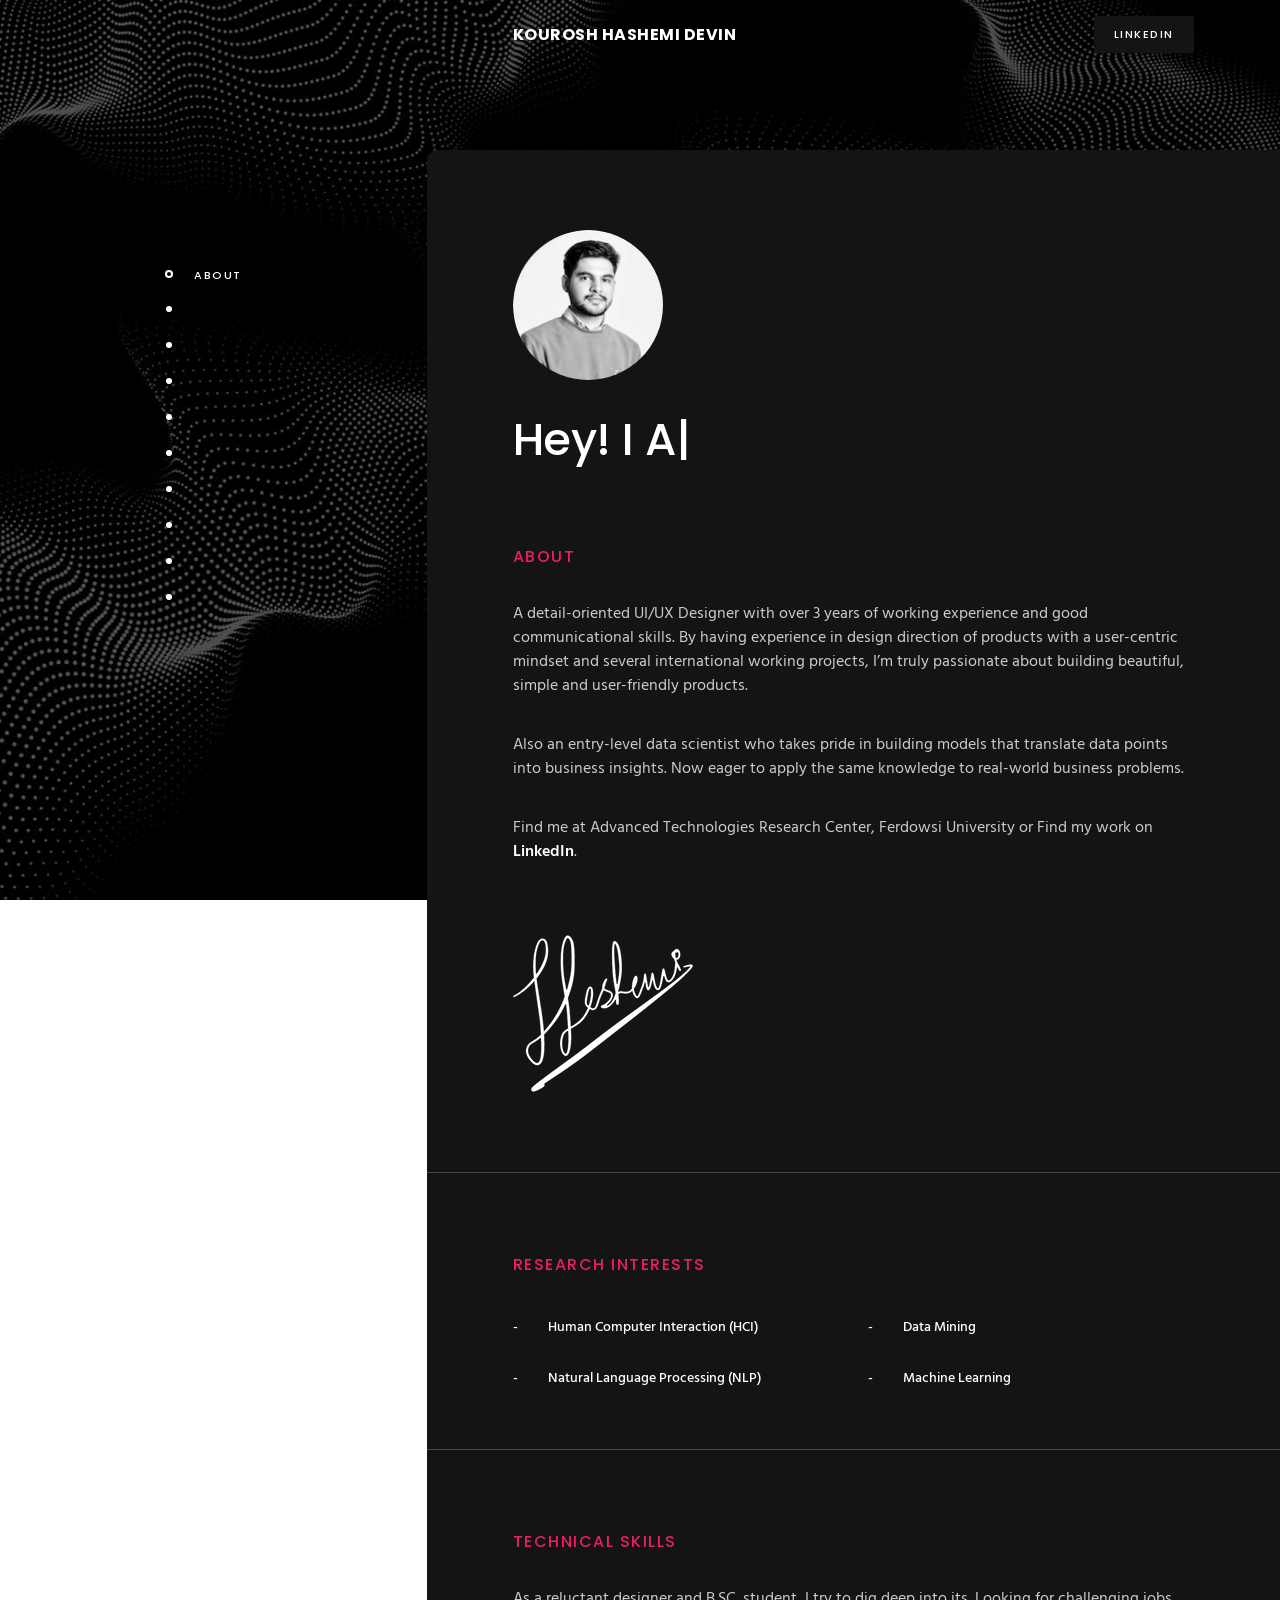
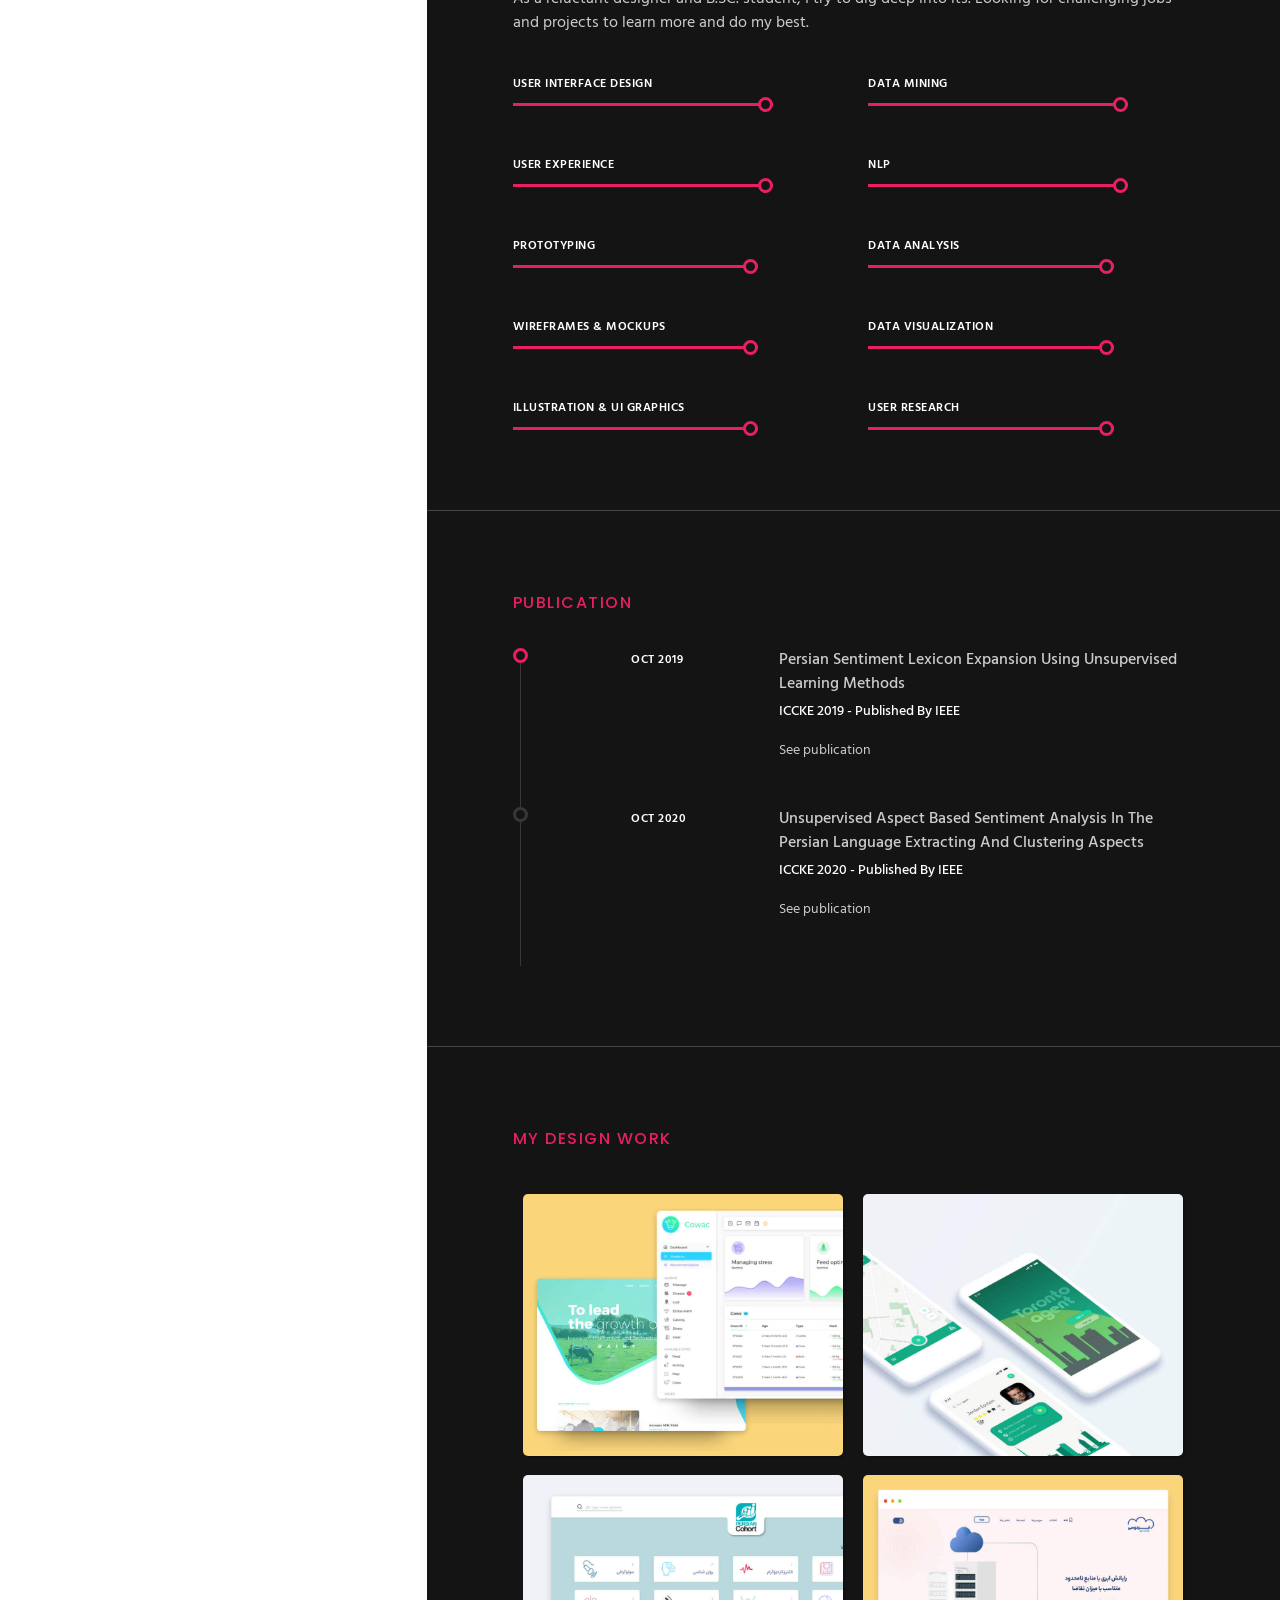
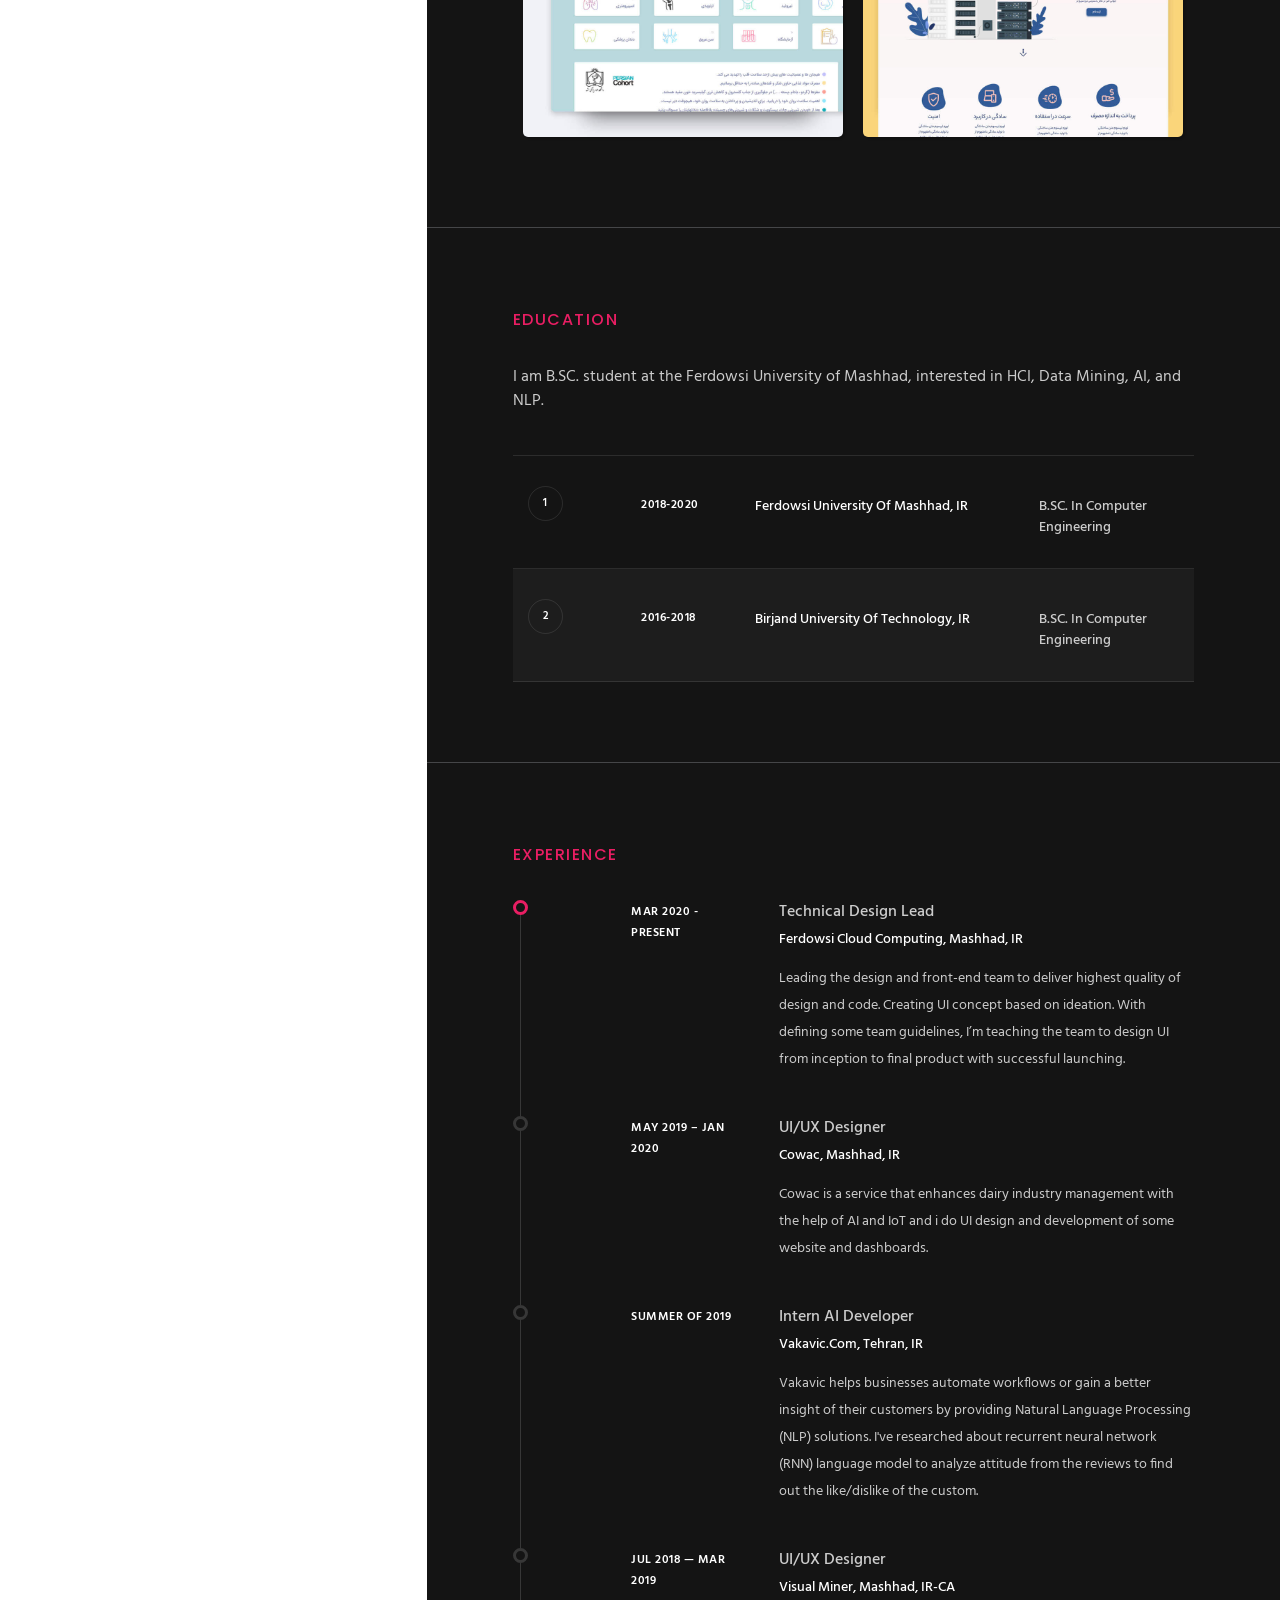
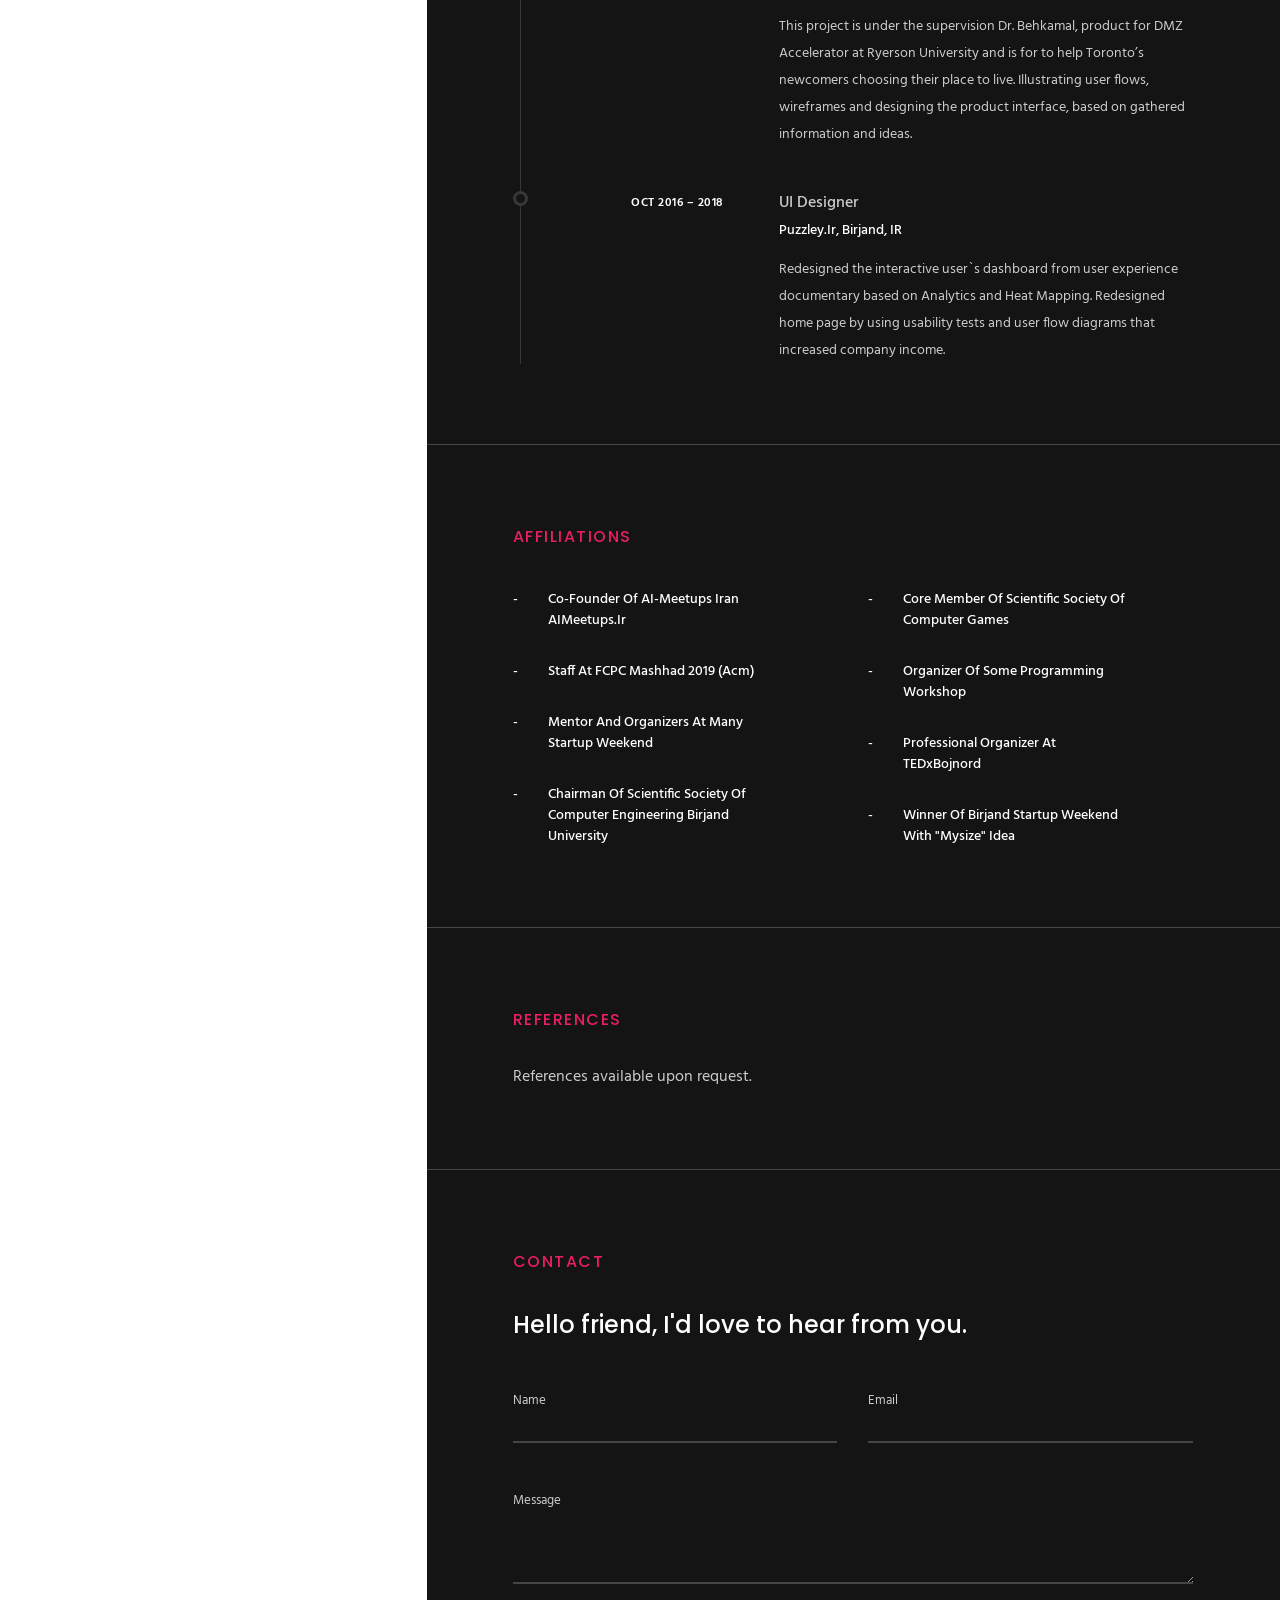
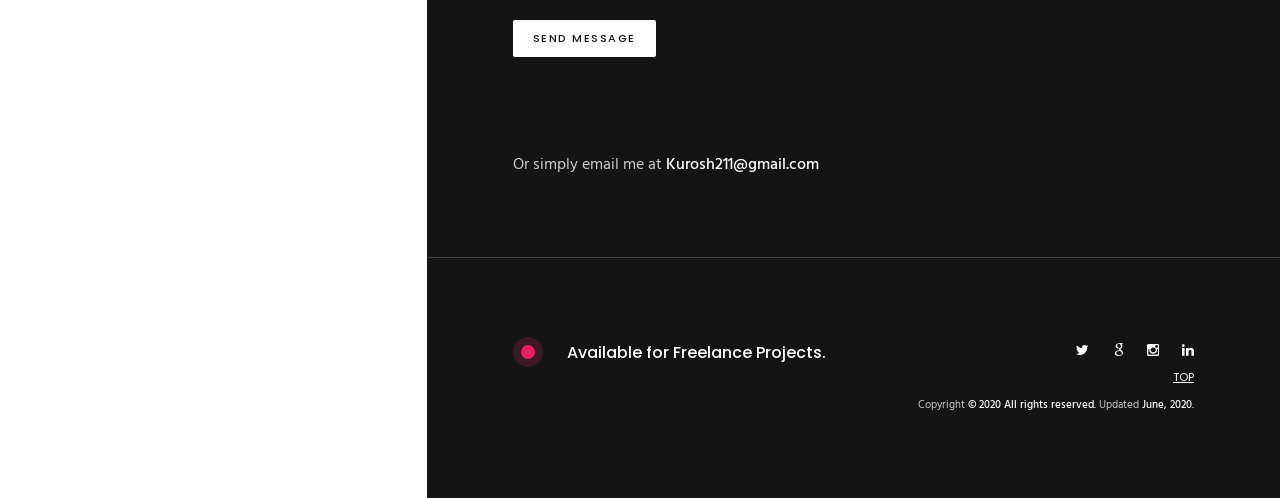
<file: index.html>
<!DOCTYPE html>
<html lang="en" class="no-js">

<head>
    <meta charset="UTF-8" />
    <meta name="viewport" content="width=device-width, initial-scale=1.0, maximum-scale=1.0, user-scalable=no" />
    <title>Kourosh Hashemi Devin</title>
    <meta name="description" content="Penelope - CV / Resume / Personal Website Template by Hencework" />
    <meta name="keywords" content="Penelope, responsive resume template, cv template, multipurpose, responsive template, vcard, html5 template, themeforest, bootstrap, html5, creative, landing page, sass, clean, design, modern, angular js" />
    <meta name="author" content="Hencework" />

    <!--Favicon-->
    <link rel="shortcut icon" href="favicon.ico">
    <link rel="icon" href="favicon.ico" type="image/x-icon">

    <!--Fonts-->
    <link href='https://fonts.googleapis.com/css?family=Poppins:300,400,500,600,700|Hind:400,500,300,600' rel='stylesheet' type='text/css'>

    <!--CSS-->
    <link rel="stylesheet" type="text/css" href="css/style.css" />
</head>

<body id="body" data-ng-app="contactApp">

    <!--Fixed Bg Image-->
    <div class="fixed-bg"></div>
    <div class="fixed-bg-overlay"></div>
    <!--/Fixed Bg Image-->

    <!--Preloader-->
    <div id="pre_load" class="preloader-it">
        <div id="la_anim" class="la-anim-1"></div>
    </div>
    <!--/Preloader-->

    <!--Container-->
    <div class="container-fluid">
        <div class="row">
            <div id="vertical_nav_wrap" class="col-lg-4 col-xs-12 pad-zero vertical-nav-wrap">

                <!--Navigation-->
                <nav class="navbar navbar-default vertical-nav" role="navigation">
                    <div class="navbar-header">
                        <button type="button" class="btn btn-default navbar-toggle" data-toggle="collapse" data-target="#navbar_collapse">
							<span class="mask"></span>
							<span class="btn-label">
							<span class="pe-7s-menu"></span>
							</span>
							</button>
                    </div>
                    <div class="collapse navbar-collapse" id="navbar_collapse">
                        <ul class="nav navbar-nav">
                            <li>
                                <a data-scroll href="#body"></a><span>about</span></li>
                            <li>
                                <a data-scroll href="#services_sec"></a><span>RESEARCH INTERESTS</span></li>
                            <li>
                                <a data-scroll href="#skill_sec"></a><span>skills</span></li>
                            <li>
                                <a data-scroll href="#eduu_sec"></a><span>Publication</span></li>
                            <li>
                                <a data-scroll href="#work_sec"></a><span>work</span></li>
                            <li>
                                <a data-scroll href="#edu_sec"></a><span>education</span></li>
                            <li>
                                <a data-scroll href="#exp_sec"></a><span>experience</span></li>
                            <li>
                                <a data-scroll href="#achivement_sec"></a><span>achivements</span></li>
                            <li>
                                <a data-scroll href="#client_sec"></a><span>REFERENCES</span></li>
                            <li>
                                <a data-scroll href="#contact_sec"></a><span>contact</span></li>
                        </ul>
                    </div>
                </nav>
                <!--/Navigation-->

            </div>
            <div class="col-lg-8 col-xs-12 pad-zero">

                <!--Header-->
                <header>
                    <div class="header-wrap col-lg-10 center-div">
                        <div class="float-left name">
                            <a data-scroll href="#body">
                                <span>
								KOUROSH HASHEMI DEVIN
								</span>
                            </a>
                        </div>
                        <div class="float-right social-download-wrap">
                            <a href="https://www.linkedin.com/in/kouroshhashemi/" class="btn btn-default float-left">
                                <span class="mask"></span>
                                <span class="btn-label">
								<b>linkedin</b>
								<span class="icon pe-7s-download"></span>
                                </span>
                            </a>
                        </div>
                    </div>
                    <div class="clearfix"></div>
                </header>
                <!--/Header-->

                <!--Main Content-->
                <div id="main_content" class="content-block margin-top-150 margin-top-sm-70 margin-top-xs-50">

                    <!--Introduction Sec-->
                    <section id="intro_content_sec" class="col-lg-10 col-md-11 col-sm-11 center-div intro-content-wrap sec-pad">
                        <div class="person-img margin-bottom-xs"></div>
                        <h1>
                            Hey!<span id="typed"></span>
                        </h1>
                        <h6>
                            about
                        </h6>
                        <p class="pad-bottom-35 wow fadeInUp" data-wow-duration=".6s">
                            A detail-oriented UI/UX Designer with over 3 years of working experience and good communicational skills. By having experience in design direction of products with a user-centric mindset and several international working projects, I’m truly passionate
                            about building beautiful, simple and user-friendly products.
                            <p class="wow fadeInUp pad-bottom-35" data-wow-duration=".4s">
                                Also an entry-level data scientist who takes pride in building models that translate data points into business insights. Now eager to apply the same knowledge to real-world business problems.<br>
                            </p>
                            <p class="wow fadeInUp" data-wow-duration=".4s">
                                Find me at Advanced Technologies Research Center, Ferdowsi University or Find my work on <a class="goto-social" href="#" target="_blank">LinkedIn</a></a>.
                            </p><br>
                            <div class="per-signature margin-top-sm wow fadeInUp" data-wow-duration=".4s">
                                <img class="img-responsive" src="img/signature.png" alt="signature" />
                            </div>
                    </section>
                    <!--/Introduction Sec-->

                    <hr class="separater-hr" />

                    <!--WhatWeDo Sec-->
                    <section id="services_sec" class="col-lg-10 col-md-11 col-sm-11 center-div services-icon-wrap  sec-pad-top sec-pad-bottom-xs">
                        <h6>research interests</h6>
                        <div class="achivement-list-wrap margin-top-40">
                            <ul class="row">
                                <li class="col-sm-6">
                                    <ul>
                                        <li class="margin-bottom-xs wow fadeInUp" data-wow-duration=".4s" data-wow-delay="0s">
                                            <span class="dash-pointer">-</span>
                                            <span class="achive-pts">human computer interaction (HCI)</span>
                                        </li>
                                        <li class="margin-bottom-xs wow fadeInUp" data-wow-duration=".4s" data-wow-delay=".2s"><span class="dash-pointer">-</span><span class="achive-pts">natural language processing (NLP)</span></li>
                                    </ul>
                                </li>
                                <li class="col-sm-6">
                                    <ul>
                                        <li class="margin-bottom-xs wow fadeInUp" data-wow-duration=".4s" data-wow-delay="0s"><span class="dash-pointer">-</span><span class="achive-pts">Data Mining</span></li>
                                        <li class="margin-bottom-xs wow fadeInUp" data-wow-duration=".4s" data-wow-delay="0.2s"><span class="dash-pointer">-</span><span class="achive-pts">Machine Learning</span></li>
                                    </ul>
                                </li>
                            </ul>
                        </div>
                    </section>
                    <!--/WhatWeDo Sec-->

                    <hr class="separater-hr" />

                    <!--Skills Sec-->
                    <section id="skill_sec" class="col-lg-10 col-md-11 col-sm-11 center-div skills-wrap  sec-pad-top sec-pad-bottom-xs">
                        <h6>technical skills</h6>
                        <p class="wow fadeInUp" data-wow-duration=".4s">As a reluctant designer and B.SC. student, I try to dig deep into its. Looking for challenging jobs and projects to learn more and do my best.
                        </p>
                        <div class="row margin-top-40">
                            <div class="col-sm-5 margin-bottom-sm">
                                <span class="progress-cat">
                                    User Interface Design</span>
                                <div class="progress-bar-graph">
                                    <div class="progress-bar-wrap">
                                        <div class="bar-wrap">
                                            <span data-width="100">
                                            </span>
                                        </div>
                                    </div>
                                </div>
                            </div>
                            <div class="col-sm-offset-1 col-sm-5 margin-bottom-sm">
                                <span class="progress-cat">Data mining</span>
                                <div class="progress-bar-graph">
                                    <div class="progress-bar-wrap">
                                        <div class="bar-wrap">
                                            <span data-width="100">
                                            </span>
                                        </div>
                                    </div>
                                </div>
                            </div>
                            <div class="col-sm-5 margin-bottom-sm">
                                <span class="progress-cat">
                                    User Experience</span>
                                <div class="progress-bar-graph">
                                    <div class="progress-bar-wrap">
                                        <div class="bar-wrap">
                                            <span data-width="100">
                                            </span>
                                        </div>
                                    </div>
                                </div>
                            </div>
                            <div class="col-sm-offset-1 col-sm-5 margin-bottom-sm">
                                <span class="progress-cat">NLP</span>
                                <div class="progress-bar-graph">
                                    <div class="progress-bar-wrap">
                                        <div class="bar-wrap">
                                            <span data-width="100">
                                            </span>
                                        </div>
                                    </div>
                                </div>
                            </div>
                            <div class="col-sm-5 margin-bottom-sm">
                                <span class="progress-cat">prototyping
                                </span>
                                <div class="progress-bar-graph">
                                    <div class="progress-bar-wrap">
                                        <div class="bar-wrap">
                                            <span data-width="100">
                                            </span>
                                        </div>
                                    </div>
                                </div>
                            </div>
                            <div class="col-sm-offset-1 col-sm-5 margin-bottom-sm">
                                <span class="progress-cat">Data analysis</span>
                                <div class="progress-bar-graph">
                                    <div class="progress-bar-wrap">
                                        <div class="bar-wrap">
                                            <span data-width="100">
                                            </span>
                                        </div>
                                    </div>
                                </div>
                            </div>
                            <div class="clearfix"></div>
                            <div class="col-sm-5 margin-bottom-sm">
                                <span class="progress-cat">Wireframes & mockups</span>
                                <div class="progress-bar-graph">
                                    <div class="progress-bar-wrap">
                                        <div class="bar-wrap">
                                            <span data-width="100">
                                            </span>
                                        </div>
                                    </div>
                                </div>
                            </div>
                            <div class="col-sm-offset-1 col-sm-5 margin-bottom-sm">
                                <span class="progress-cat">Data visualization</span>
                                <div class="progress-bar-graph">
                                    <div class="progress-bar-wrap">
                                        <div class="bar-wrap">
                                            <span data-width="100">
                                            </span>
                                        </div>
                                    </div>
                                </div>
                            </div>
                            <div class="clearfix"></div>
                            <div class="col-sm-5 margin-bottom-sm">
                                <span class="progress-cat"> Illustration & UI graphics</span>
                                <div class="progress-bar-graph">
                                    <div class="progress-bar-wrap">
                                        <div class="bar-wrap">
                                            <span data-width="100">
												</span>
                                        </div>
                                    </div>
                                </div>
                            </div>
                            <div class="col-sm-offset-1 col-sm-5 margin-bottom-sm">
                                <span class="progress-cat">User Research</span>
                                <div class="progress-bar-graph">
                                    <div class="progress-bar-wrap">
                                        <div class="bar-wrap">
                                            <div class="bar-wrap">
                                                <span data-width="100">
													</span>
                                            </div>
                                        </div>
                                    </div>
                                </div>
                            </div>
                            <div class="clearfix"></div>
                        </div>
                    </section>
                    <!--/Skills Sec-->

                    <hr class="separater-hr" />

                    <!--/Publication Sec-->

                    <section id="eduu_sec" class="col-lg-10 col-md-11 col-sm-11 center-div experience-wrap  sec-pad">
                        <h6>Publication</h6>
                        <div class="exp-timeline-wrap">
                            <div class="row exp-timeline timeline-active">
                                <div class="col-xs-2">
                                    <div class="timeline-st"></div>
                                </div>
                                <div class="col-xs-10 exp-content-wrap">
                                    <div class="row">
                                        <div class="wow fadeInRight" data-wow-duration=".4s" data-wow-delay="0s">
                                            <div class="col-sm-3 duration"><span>Oct 2019</span></div>
                                            <div class="col-sm-9">
                                                <span class="job-desn">Persian Sentiment Lexicon Expansion Using Unsupervised Learning Methods </span>
                                                <span class="job-loc">ICCKE 2019 - published by IEEE
													</span>
                                                <a href="https://scholar.google.com/scholar?oi=bibs&hl=en&cluster=8663224819058930410" target="_blank">
                                                    <p class="job-summary p-small"> See publication </p>
                                                </a>
                                            </div>
                                        </div>
                                    </div>
                                </div>
                            </div>
                            <div class="row exp-timeline">
                                <div class="col-xs-2">
                                    <div class="timeline-st"></div>
                                </div>
                                <div class="col-xs-10 exp-content-wrap">
                                    <div class="row">
                                        <div class="wow fadeInRight" data-wow-duration=".4s" data-wow-delay="0.4s">
                                            <div class="col-sm-3 duration"><span>Oct 2020</span></div>
                                            <div class="col-sm-9">
                                                <span class="job-desn"> Unsupervised aspect based Sentiment Analysis in the Persian language  Extracting and clustering aspects
													</span>
                                                <span class="job-loc">ICCKE 2020 - published by IEEE
													</span>
                                                <a href="https://scholar.google.com/scholar?oi=bibs&hl=en&cluster=16596205483330944313" target="_blank">
                                                    <p class="job-summary p-small"> See publication </p>
                                                </a>
                                            </div>
                                        </div>
                                    </div>
                                </div>
                            </div>
                        </div>
                    </section>
                    <!--/Publication Sec-->

                    <hr class="separater-hr" />

                    <!--Work Sec-->
                    <section id="work_sec" class="col-lg-10 col-md-11 col-sm-11 center-div work-wrap  sec-pad">
                        <h6>my design work</h6>
                        <div class="portfolio-wrap project-gallery padding-sec-lg">
                            <ul id="portfolio" class="portf auto-construct  project-gallery" data-col="2">
                                <li class="item" data-src="img/mock1.jpg" data-sub-html="<h6>Cowac</h6><p>Cowac is a service in collaboration with SFU that enhances
                                    dairy industry management with the help of AI and IoT.</p>">
                                    <a href="">
                                        <img class="img-responsive" src="img/mock1.jpg" alt="Image description" />
                                        <span class="hover-cap">Cowac</span>
                                    </a>
                                </li>
                                <li class="item" data-src="img/mock2.jpg" data-sub-html=" <h6>TORONTO AGENT</h6><p>This project is for DMZ Accelerator at Ryerson University
                                    that helps Toronto’s newcomers finding their place to live.</p>">
                                    <a href="">
                                        <img class="img-responsive" src="img/mock2.jpg" alt="Image description" />
                                        <span class="hover-cap">TORONTO AGENT</span>
                                    </a>
                                </li>
                                <li class="item" data-src="img/mock4.jpg" data-sub-html="<h6>Persian cohort</h6><p>Persian Cohort in cooperation with Mashhad University of Medical Sciences for data mining and visualization of Imam Reza hospital health data.</p>">
                                    <a href="">
                                        <img class="img-responsive" src="img/mock4.jpg" alt="Image description" />
                                        <span class="hover-cap">Persian cohort</span>
                                    </a>
                                </li>
                                <li class="item" data-src="img/mock3.jpg" data-sub-html=" <h6>FERDOWSI CLOUD COMPUTING</h6><p>“FUM Cloud” is a Cloud Services Provider, offering a wide
                                    range of incorporated cloud services including Cloud DNS,
                                    Cloud Security, PassS, Cloud Server and Cloud Storage.</p>">
                                    <a href="">
                                        <img class="img-responsive" src="img/mock3.jpg" alt="Image description" />
                                        <span class="hover-cap">FERDOWSI CLOUD COMPUTING</span>
                                    </a>
                                </li>

                            </ul>
                            <!-- Hidden video div -->
                            <div style="display:none;" id="video1">
                                <video class="lg-video-object lg-html5 video-js vjs-default-skin" controls preload="none">
										<source src="videos/video1.mp4" type="video/webm">
										<source src="videos/video1.webm" type="video/webm">
										Your browser does not support HTML5 video.
									</video>
                            </div>
                        </div>
                    </section>
                    <!--/Work Sec-->

                    <hr class="separater-hr" />

                    <!--Qualfication Sec-->
                    <section id="edu_sec" class="col-lg-10 col-md-11 col-sm-11 center-div education-wrap  sec-pad">
                        <h6>education</h6>
                        <p class="wow fadeInUp" data-wow-duration=".4s">
                            I am B.SC. student at the Ferdowsi University of Mashhad, interested in HCI, Data Mining, AI, and NLP.
                        </p>
                        <div class="qualfication-wrap">
                            <div class="qualfication first-row wow fadeInUp" data-wow-duration=".4s">
                                <div class="col-sm-2">
                                    <span class="row-count"><span>1</span></span>
                                </div>
                                <div class="col-sm-2">
                                    <span class="yr-pers vertical-align-pad">2018-2020</span>
                                </div>
                                <div class="col-sm-5">
                                    <span class="insti vertical-align-pad">Ferdowsi University
                                        of Mashhad, IR</span>
                                </div>
                                <div class="col-sm-3">
                                    <span class="design vertical-align-pad">
                                        B.SC. in Computer Engineering										</span>
                                </div>
                            </div>
                            <div class="qualfication wow fadeInUp" data-wow-duration=".4s">
                                <div class="col-sm-2">
                                    <span class="row-count"><span>2</span></span>
                                </div>
                                <div class="col-sm-2">
                                    <span class="yr-pers vertical-align-pad">2016-2018</span>
                                </div>
                                <div class="col-sm-5">
                                    <span class="insti vertical-align-pad">Birjand University of Technology, IR</span>
                                </div>
                                <div class="col-sm-3">
                                    <span class="design vertical-align-pad">
                                        B.SC. in Computer Engineering										</span>
                                </div>
                            </div>
                        </div>
                    </section>
                    <!--/Qualfication Sec-->

                    <hr class="separater-hr" />

                    <!--Experience Sec-->
                    <section id="exp_sec" class="col-lg-10 col-md-11 col-sm-11 center-div experience-wrap  sec-pad">
                        <h6>experience</h6>
                        <div class="exp-timeline-wrap">
                            <div class="row exp-timeline timeline-active">
                                <div class="col-xs-2">
                                    <div class="timeline-st"></div>
                                </div>
                                <div class="col-xs-10 exp-content-wrap">
                                    <div class="row">
                                        <div class="wow fadeInRight" data-wow-duration=".4s" data-wow-delay="0s">
                                            <div class="col-sm-3 duration"><span>mar 2020 - present</span></div>
                                            <div class="col-sm-9">
                                                <span class="job-desn">Technical Design Lead</span>
                                                <span class="job-loc">Ferdowsi Cloud Computing, Mashhad, IR
													</span>
                                                <p class="job-summary p-small">Leading the design and front-end team to deliver highest quality of design and code. Creating UI concept based on ideation. With defining some team guidelines, I’m teaching the team to design UI from inception
                                                    to final product with successful launching.</p>
                                            </div>
                                        </div>
                                    </div>
                                </div>
                            </div>
                            <div class="row exp-timeline">
                                <div class="col-xs-2">
                                    <div class="timeline-st"></div>
                                </div>
                                <div class="col-xs-10 exp-content-wrap">
                                    <div class="row">
                                        <div class="wow fadeInRight" data-wow-duration=".4s" data-wow-delay="0.4s">
                                            <div class="col-sm-3 duration"><span>May 2019 – Jan 2020</span></div>
                                            <div class="col-sm-9">
                                                <span class="job-desn">UI/UX Designer
													</span>
                                                <span class="job-loc">Cowac, Mashhad, IR
													</span>
                                                <p class="job-summary p-small">Cowac is a service that enhances dairy industry management with the help of AI and IoT and i do UI design and development of some website and dashboards.</p>
                                            </div>
                                        </div>
                                    </div>
                                </div>
                            </div>
                            <div class="row exp-timeline">
                                <div class="col-xs-2">
                                    <div class="timeline-st"></div>
                                </div>
                                <div class="col-xs-10 exp-content-wrap">
                                    <div class="row">
                                        <div class="wow fadeInRight" data-wow-duration=".4s" data-wow-delay="0.4s">
                                            <div class="col-sm-3 duration"><span>Summer of 2019</span></div>
                                            <div class="col-sm-9">
                                                <span class="job-desn">Intern AI Developer
													</span>
                                                <span class="job-loc">Vakavic.com, Tehran, IR
													</span>
                                                <p class="job-summary p-small">Vakavic helps businesses automate workflows or gain a better insight of their customers by providing Natural Language Processing (NLP) solutions. I've researched about recurrent neural network (RNN) language
                                                    model to analyze attitude from the reviews to find out the like/dislike of the custom.</p>
                                            </div>
                                        </div>
                                    </div>
                                </div>
                            </div>
                            <div class="row exp-timeline">
                                <div class="col-xs-2">
                                    <div class="timeline-st"></div>
                                </div>
                                <div class="col-xs-10 exp-content-wrap">
                                    <div class="row">
                                        <div class="wow fadeInRight" data-wow-duration=".4s" data-wow-delay="0.2s">
                                            <div class="col-sm-3 duration"><span>Jul 2018 — Mar 2019</span></div>
                                            <div class="col-sm-9">
                                                <span class="job-desn">UI/UX Designer</span>
                                                <span class="job-loc">Visual Miner, Mashhad, IR-CA
													</span>
                                                <p class="job-summary p-small">This project is under the supervision Dr. Behkamal, product for DMZ Accelerator at Ryerson University and is for to help Toronto’s newcomers choosing their place to live. Illustrating user flows, wireframes
                                                    and designing the product interface, based on gathered information and ideas.</p>
                                            </div>
                                        </div>
                                    </div>
                                </div>
                            </div>
                            <div class="row exp-timeline">
                                <div class="col-xs-2">
                                    <div class="timeline-st"></div>
                                </div>
                                <div class="col-xs-10 exp-content-wrap">
                                    <div class="row">
                                        <div class="wow fadeInRight" data-wow-duration=".4s" data-wow-delay="0.6s">
                                            <div class="col-sm-3 duration"><span>Oct 2016 –  2018</span></div>
                                            <div class="col-sm-9">
                                                <span class="job-desn">UI Designer
													</span>
                                                <span class="job-loc">Puzzley.ir, Birjand, IR
													</span>
                                                <p class="job-summary p-small">Redesigned the interactive user`s dashboard from user experience documentary based on Analytics and Heat Mapping. Redesigned home page by using usability tests and user flow diagrams that increased company
                                                    income.
                                                </p>
                                            </div>
                                        </div>
                                    </div>
                                </div>
                            </div>
                        </div>
                    </section>
                    <!--/Experience Sec-->

                    <hr class="separater-hr" />

                    <!--AFFILIATIONS Sec-->
                    <section id="achivement_sec" class="col-lg-10 col-md-11 col-sm-11 center-div achivement-wrap  sec-pad-top sec-pad-bottom-sm">
                        <h6>AFFILIATIONS</h6>
                        <div class="achivement-list-wrap margin-top-40">
                            <ul class="row">
                                <li class="col-sm-6">
                                    <ul>
                                        <li class="margin-bottom-xs wow fadeInUp" data-wow-duration=".4s" data-wow-delay="0s">
                                            <span class="dash-pointer">-</span>
                                            <span class="achive-pts">Co-Founder of AI-Meetups Iran AIMeetups.ir</span>
                                        </li>
                                        <li class="margin-bottom-xs wow fadeInUp" data-wow-duration=".4s" data-wow-delay=".2s"><span class="dash-pointer">-</span><span class="achive-pts">Staff at FCPC Mashhad 2019 (acm)</span></li>
                                        <li class="margin-bottom-xs wow fadeInUp" data-wow-duration=".4s" data-wow-delay=".4s"><span class="dash-pointer">-</span><span class="achive-pts">mentor and organizers at many startup weekend</span></li>
                                        <li class="margin-bottom-xs wow fadeInUp" data-wow-duration=".4s" data-wow-delay=".6s"><span class="dash-pointer">-</span><span class="achive-pts">chairman of Scientific Society of Computer Engineering Birjand University</span></li>
                                    </ul>
                                </li>
                                <li class="col-sm-6">
                                    <ul>
                                        <li class="margin-bottom-xs wow fadeInUp" data-wow-duration=".4s" data-wow-delay="0s"><span class="dash-pointer">-</span><span class="achive-pts">Core member of Scientific Society of Computer Games</span></li>
                                        <li class="margin-bottom-xs wow fadeInUp" data-wow-duration=".4s" data-wow-delay="0.2s"><span class="dash-pointer">-</span><span class="achive-pts">Organizer of some programming workshop</span></li>
                                        <li class="margin-bottom-xs wow fadeInUp" data-wow-duration=".4s" data-wow-delay=".4s"><span class="dash-pointer">-</span><span class="achive-pts">Professional Organizer at TEDxBojnord</span></li>
                                        <li class="margin-bottom-xs wow fadeInUp" data-wow-duration=".6s" data-wow-delay=".6s"><span class="dash-pointer">-</span><span class="achive-pts">Winner of Birjand Startup Weekend with "Mysize" Idea</span></li>
                                    </ul>
                                </li>
                            </ul>
                        </div>
                    </section>
                    <!--/AFFILIATIONS Sec-->

                    <hr class="separater-hr" />


                    <!--references Sec-->
                    <section id="client_sec" class="col-lg-10 col-md-11 col-sm-11 center-div client-wrap  sec-pad wow bounceIn" data-wow-duration=".4s">
                        <h6>references</h6>
                        <p class="wow fadeInUp" data-wow-duration=".4s">
                            References available upon request. </p>
                    </section>
                    <!--/references Sec-->

                    <hr class="separater-hr" />


                    <!--Contact Sec-->
                    <section id="contact_sec" class="col-lg-10 col-md-11 col-sm-11 center-div contact-wrap sec-pad">
                        <h6>contact</h6>
                        <div data-ng-controller="ContactController" class="align-center wow fadeInUp" data-wow-duration=".4s">
                            <h3>Hello <span data-ng-bind="formData.inputName||'friend'"></span>, I'd love to hear from you.</h3>
                            <div>
                                <form data-ng-submit="submit(contactform, $event)" name="contactform" method="post" class="row form-horizontal" role="form">
                                    <div class="form-group input--hoshi col-sm-6" data-ng-class="{ 'has-error': contactform.inputName.$invalid && submitted }">
                                        <div class="input-wrap">
                                            <input autocomplete="off" data-ng-model="formData.inputName" type="text" class="form-control input__field input input__field--hoshi" id="inputName" name="inputName" placeholder="Name" required>
                                            <label class="input__label input__label input__label--hoshi input__label--hoshi-color-1 input__label--hoshi input__label--hoshi-color-1"></label>
                                        </div>
                                    </div>
                                    <div class="form-group  input--hoshi col-sm-6" data-ng-class="{ 'has-error': contactform.inputEmail.$invalid && submitted }">
                                        <div class="input-wrap">
                                            <input autocomplete="off" data-ng-model="formData.inputEmail" type="email" class="form-control input input__field input__field--hoshi" placeholder="Email" id="inputEmail" name="inputEmail" required>
                                            <label class="input__label input__label--hoshi input__label--hoshi-color-1"></label>
                                        </div>
                                    </div>
                                    <div class="form-group  input--hoshi col-sm-12" data-ng-class="{ 'has-error': contactform.inputMessage.$invalid && submitted }">
                                        <div class="input-wrap">
                                            <textarea data-ng-model="formData.inputMessage" class="form-control input input__field input__field--hoshi" rows="4" id="inputMessage" name="inputMessage" placeholder="message" required></textarea>
                                            <label class="input__label input__label--hoshi input__label--hoshi-color-1"></label>
                                        </div>
                                    </div>
                                    <div class="form-group col-sm-12">
                                        <div class="align-center">
                                            <button type="submit" class="btn btn-default" data-ng-disabled="submitButtonDisabled">
												<span class="mask"></span>
												<span>send message</span>
												</button>
                                        </div>
                                    </div>
                                </form>
                                <p data-ng-class="result">{{ resultMessage }}</p>
                            </div>
                        </div>
                        <div class="email-direct">
                            <p class="wow fadeInRight" data-wow-duration=".4s">Or simply email me at <a href="mailto:hiya@penelope.com">Kurosh211@gmail.com</a></p>
                        </div>
                    </section>
                    <!--Contact Sec-->

                    <hr class="separater-hr" />

                    <!--Footer-->
                    <footer class="col-lg-10 col-md-11 col-sm-11 center-div contact-wrap  sec-pad">
                        <div class="row">
                            <div class="col-sm-6 available-wrap">
                                <span class="available-pointer"></span>
                                <span class="available-tag">Available for Freelance Projects.</span>
                            </div>
                            <div class="col-sm-6">
                                <div class="social-icons-wrap float-right">

                                    <!--Social Icons-->
                                    <ul class="social-icons float-right">
                                        <li>
                                            <a href="https://twitter.com/HashemiKurosh" target="_blank" class="social-icon">
                                                <span class="fa" data-hover="&#xf099;">&#xf099;</span>
                                            </a>
                                        </li>
                                        <li>
                                            <a href="https://scholar.google.com/citations?user=79nazgMAAAAJ&hl=en&oi=sra" class="social-icon">
                                                <span class="fa" data-hover="&#xf1a0;">&#xf1a0;</span>
                                            </a>
                                        </li>
                                        <li>
                                            <a href="https://www.instagram.com/kurosh211/" target="_blank" class="social-icon">
                                                <span class="fa" data-hover="&#xf16d;">&#xf16d;</span>
                                            </a>
                                        </li>
                                        <li>
                                            <a href="https://www.linkedin.com/in/kouroshhashemi/" target="_blank" class="social-icon">
                                                <span class="fa" data-hover="&#xf0e1;">&#xf0e1;</span>
                                            </a>
                                        </li>
                                    </ul>
                                    <!--/Social Icons-->

                                </div>
                                <div class="goto-top text-right float-right">
                                    <a data-scroll href="#body">
                                        <span data-hover="top">
										top
										</span>
                                    </a>
                                </div>
                                <div class="copywrite-wrap text-right float-right">
                                    <p class="copywrite">Copyright <b> &copy; 2020 All rights reserved.</b> Updated <b>June, 2020.</b></p>
                                </div>
                            </div>
                        </div>
                    </footer>
                    <!--/Footer-->

                </div>
                <!--/Main Content-->

            </div>
        </div>
    </div>
    <!-- /Container -->

    <!-- Scripts -->
    <script src="js/jquery-1.12.4.min.js"></script>
    <script src="js/angular.min.js"></script>
    <script src="js/bootstrap.min.js"></script>
    <script src="js/modernizr.custom.js"></script>
    <script src="js/app.js"></script>
    <script src="js/controllers.js"></script>
    <script src="js/jquery.placeholder.js"></script>
    <script src="js/smooth-scroll.js"></script>
    <script src="js/countTo.js"></script>
    <script src="js/jQuery.appear.js"></script>
    <script src="js/isotope.js"></script>
    <script src="js/typed.js"></script>
    <script src="js/lightgallery-all.js"></script>
    <script src="js/jquery.mousewheel.min.js"></script>
    <script src="js/owl.carousel.min.js"></script>
    <script src="js/froogaloop2.min.js"></script>
    <script src="js/wow.min.js"></script>
    <script src="js/init.js"></script>
</body>

</html>
</file>
<file: css/style.css>
@charset "UTF-8";
/*------------------------------------------------------------------
[Master Stylesheet]
Project:	Eric
++++ Imports ++++
++++ Reset ++++
++++ Main ++++
	**Basic Sec CSS**
	**Body Sec CSS**
	**About Sec CSS**
	**Header Sec CSS**
	**Vertical Nav Sec CSS**
	**Services Sec CSS**
	**Skills Sec CSS**
	**Education Sec CSS**
	**Experience Sec CSS**
	**Client Sec CSS**
	**Achivement Sec CSS**
	**Contact Sec CSS**
	**Footer Sec CSS**
++++ Mediaqueries ++++
-------------------------------------------------------------------*/
/****************************/
/** Imports **/
/****************************/
@import url(animate.css);
@import url(font-awesome.min.css);
@import url(pe-icon-7-stroke.css);
@import url(et-line-font.css);
@import url(bootstrap.min.css);
@import url(owl.carousel.css);
@import url(owl.theme.default.min.css);
@import url(inputtext.css);
@import url(filter.css);
@import url(default-skin/default-skin.css);
@import url(lightgallery.css);
/****************************/
/** Reset **/
/****************************/
html, body, div, span, applet, object, iframe, h1, h2, h3, h4, h5, h6, p, pre, a, abbr, acronym, address, big, cite, code, del, dfn, em, img, ins, kbd, q, s, samp, small, strike, strong, sub, sup, tt, var, b, u, i, center, dl, dt, dd, ol, ul, li, fieldset, form, label, legend, table, caption, tbody, tfoot, thead, tr, th, td, article, aside, canvas, details, embed, figure, figcaption, footer, header, hgroup, menu, nav, output, ruby, section, summary, time, mark, audio, video {
  margin: 0;
  padding: 0;
  border: 0;
  font-size: 100%;
  font: inherit;
  vertical-align: baseline; }

strong {
  font-weight: bold; }

body {
  color: #fff;
  font-family: "Poppins", sans-serif;
  font-size: 14px;
  font-style: normal;
  line-height: 1.5;
  overflow: hidden; }

a:hover, a:active {
  outline: 0; }

button:focus {
  border: none;
  outline: 0; }

ul {
  list-style: none; }

a {
  color: #141414;
  text-decoration: none; }

a:hover {
  color: #141414;
  text-decoration: none; }

a:focus {
  color: #141414;
  text-decoration: none;
  outline: none; }

h1, h2, h3, h4, h5, h6 {
  color: #fff; }

h1 {
  font-size: 45px;
  line-height: 60px;
  text-transform: capitalize;
  font-weight: 500;
  letter-spacing: -.5px;
  margin-bottom: 75px;
  color: #fff; }

h3 {
  font-size: 24px;
  line-height: 36px;
  color: #fff;
  font-weight: 500;
  margin-bottom: 20px;
  letter-spacing: -0.5; }

h5 {
  font-size: 18px;
  text-transform: uppercase;
  line-height: 25px;
  margin-bottom: 15px; }

h6 {
  font-size: 16px;
  letter-spacing: 1.5px;
  font-weight: 500;
  text-transform: uppercase;
  color: #e91e63;
  margin-bottom: 33px; }

p {
  font-size: 16px;
  font-family: "Hind", sans-serif;
  color: #ccc; }

.p-small {
  font-size: 14px;
  color: #ccc;
  line-height: 27px; }

.force-UTF-8 {
  content: "¡"; }

/****************************/
/** Main **/
/****************************/
/********Basic Sec CSS********/
.pad-zero {
  padding: 0; }

.pad-left-zero {
  padding-left: 0; }

.pad-right-zero {
  padding-left: 0; }

.sec-pad {
  padding-top: 80px;
  padding-bottom: 80px; }

.sec-pad-sm {
  padding-top: 50px;
  padding-bottom: 50px; }

.sec-pad-xs {
  padding-top: 30px;
  padding-bottom: 30px; }

.sec-pad-top {
  padding-top: 80px; }

.sec-pad-top-sm {
  padding-top: 50px; }

.sec-pad-top-xs {
  padding-top: 30px; }

.sec-pad-bottom {
  padding-bottom: 80px; }

.sec-pad-bottom-sm {
  padding-bottom: 50px; }

.sec-pad-bottom-xs {
  padding-bottom: 30px; }

.sec-pad-left {
  padding-left: 150px; }

.sec-pad-right {
  padding-right: 150px; }

.pad-top-15 {
  padding-top: 15px; }

.pad-top-7 {
  padding-top: 7px; }

.pad-bottom-80 {
  padding-bottom: 80px; }

.pad-bottom-35 {
  padding-bottom: 35px; }

.margin-top-sm {
  margin-top: 50px; }

.margin-bottom-sm {
  margin-bottom: 50px; }

.margin-bottom-xs {
  margin-bottom: 30px; }

.margin-top-150 {
  margin-top: 150px; }

.margin-top-80 {
  margin-top: 80px; }

.margin-top-40 {
  margin-top: 40px; }

.margin-bottom-80 {
  margin-bottom: 80px; }

.margin-top-20 {
  margin-top: 20px; }

.float-left {
  float: left; }

.float-right {
  float: right; }

.opacity-hide {
  opacity: 0;
  visibility: hidden; }

.center-div {
  margin: 0 auto;
  overflow: hidden;
  float: none;
  clear: both; }

.preloader-it {
  background: #fff;
  position: fixed;
  z-index: 110;
  height: 100%;
  width: 100%;
  overflow: hidden !important; }

/* Effect 1: YouTube loading */
.la-anim-1 {
  position: fixed;
  top: 0;
  left: 0;
  z-index: -1;
  width: 100%;
  height: 5px;
  background: #141414;
  -webkit-transform: translate3d(-100%, 0, 0);
  transform: translate3d(-100%, 0, 0);
  pointer-events: none; }

.la-anim-1::after {
  position: absolute;
  top: 0;
  right: 0;
  width: 100px;
  height: 100%;
  background: #141414;
  content: '';
  opacity: 0;
  -webkit-transition: opacity 0.2s, box-shadow 2s 4s;
  transition: opacity 0.2s, box-shadow 2s 4s;
  -webkit-transform: rotate(2deg) translateY(-2px);
  transform: rotate(2deg) translateY(-2px); }

.la-anim-1.la-animate {
  z-index: 100;
  opacity: 1;
  -webkit-transition: -webkit-transform 5s ease-in, opacity 1s 5s;
  transition: transform 5s ease-in, opacity 1s 5s;
  -webkit-transform: translate3d(0%, 0, 0);
  transform: translate3d(0%, 0, 0); }

.la-anim-1.la-animate::after {
  opacity: 1; }

.typed-cursor {
  opacity: 1;
  -webkit-animation: blink 0.7s infinite;
  -moz-animation: blink 0.7s infinite;
  animation: blink 0.7s infinite; }

@keyframes blink {
  0% {
    opacity: 1; }
  50% {
    opacity: 0; }
  100% {
    opacity: 1; } }
@-webkit-keyframes blink {
  0% {
    opacity: 1; }
  50% {
    opacity: 0; }
  100% {
    opacity: 1; } }
@-moz-keyframes blink {
  0% {
    opacity: 1; }
  50% {
    opacity: 0; }
  100% {
    opacity: 1; } }
@-webkit-keyframes back_ken {
  0% {
    -webkit-transform: scale(1); }
  50% {
    -webkit-transform: scale(1.2); }
  100% {
    -webkit-transform: scale(1); } }
@-moz-keyframes back_ken {
  0% {
    -moz-transform: scale(1); }
  50% {
    -moz-transform: scale(1.2); }
  100% {
    -moz-transform: scale(1); } }
@-o-keyframes back_ken {
  0% {
    -o-transform: scale(1); }
  50% {
    -o-transform: scale(1.2); }
  100% {
    -o-transform: scale(1); } }
@keyframes back_ken {
  0% {
    transform: scale(1); }
  50% {
    transform: scale(1.2); }
  100% {
    transform: scale(1); } }
/********Body Sec CSS********/
.fixed-bg {
  background: transparent url("../img/mainbg.jpg") no-repeat;
  image-rendering: optimizeQuality;
  height: 100%;
  width: 100%;
  z-index: -1;
  position: fixed;
  background-position: center;
  background-size: cover;
  -moz-transform: translateZ(0);
  -o-transform: translateZ(0);
  -ms-transform: translateZ(0);
  -webkit-transform: translateZ(0);
  transform: translateZ(0);
  backface-visibility: hidden;
  -webkit-backface-visibility: hidden; }

.fixed-bg-overlay {
  background: rgba(255, 255, 255, 0);
  height: 100%;
  width: 100%;
  z-index: -1;
  -moz-transform: translateZ(0);
  -o-transform: translateZ(0);
  -ms-transform: translateZ(0);
  -webkit-transform: translateZ(0);
  transform: translateZ(0);
  position: fixed;
  backface-visibility: hidden;
  -webkit-backface-visibility: hidden; }

/********About Sec CSS********/
.content-block {
  background: #141414;
  border-top-left-radius: 10px;
  -moz-transition: all 0.9s cubic-bezier(0.19, 1, 0.22, 1) 0s;
  -o-transition: all 0.9s cubic-bezier(0.19, 1, 0.22, 1) 0s;
  -webkit-transition: all 0.9s cubic-bezier(0.19, 1, 0.22, 1) 0s;
  transition: all 0.9s cubic-bezier(0.19, 1, 0.22, 1) 0s; }
  .content-block .person-img {
    height: 150px;
    width: 150px;
    background: url(../img/candidate.png);
    border-radius: 50%;
    background-repeat: no-repeat;
    background-size: cover; }

/********Header Sec CSS********/
.btn {
  font-size: 11px;
  font-weight: 500;
  color: #fff;
  letter-spacing: 1.5px;
  overflow: hidden;
  position: relative;
  text-transform: uppercase;
  height: 37px;
  background: #141414;
  outline: none;
  border: none;
  border-radius: 2px;
  padding: 7px 20px;
  -moz-transition: all 0.9s cubic-bezier(0.19, 1, 0.22, 1) 0s;
  -o-transition: all 0.9s cubic-bezier(0.19, 1, 0.22, 1) 0s;
  -webkit-transition: all 0.9s cubic-bezier(0.19, 1, 0.22, 1) 0s;
  transition: all 0.9s cubic-bezier(0.19, 1, 0.22, 1) 0s; }
  .btn .btn-label {
    padding: 4px 0; }
  .btn:hover, .btn:focus, .btn:active {
    background: #141414 !important;
    outline: none !important;
    border: none !important;
    color: #fff !important; }
  .btn span {
    position: relative;
    z-index: 2;
    display: inline-block; }
  .btn .mask {
    background: #e91e63;
    border-radius: 2px;
    display: block;
    height: 100%;
    left: 0;
    position: absolute;
    top: 0;
    width: 0;
    z-index: 1;
    -moz-transition: all 1.1s cubic-bezier(0.19, 1, 0.22, 1) 0s;
    -o-transition: all 1.1s cubic-bezier(0.19, 1, 0.22, 1) 0s;
    -webkit-transition: all 1.1s cubic-bezier(0.19, 1, 0.22, 1) 0s;
    transition: all 1.1s cubic-bezier(0.19, 1, 0.22, 1) 0s; }
  .btn:hover .mask {
    width: 100%; }

.name span {
  font-size: 16px;
  font-weight: 700;
  letter-spacing: 0.5px;
  display: block;
  color: #fff;
  padding-top: 7px; }

header {
  position: absolute;
  right: 0;
  top: 0;
  width: 100%;
  z-index: 1;
  height: 70px;
  -moz-transition: transform 0.6s ease 0s;
  -o-transition: transform 0.6s ease 0s;
  -webkit-transition: transform 0.6s ease 0s;
  transition: transform 0.6s ease 0s; }
  header .header-wrap {
    padding-top: 16px; }
    header .header-wrap .pe-7s-download {
      font-size: 25px;
      display: none;
      color: #fff; }
    header .header-wrap .pe-7s-menu {
      font-size: 25px;
      color: #fff; }
  header.fixed {
    top: -70px;
    margin-top: 70px;
    width: 66.66%;
    position: fixed;
    z-index: 99;
    background: #fff;
    backface-visibility: hidden;
    -webkit-backface-visibility: hidden;
    -moz-transition: margin 0.6s ease 0s, transform 0.6s ease 0s;
    -o-transition: margin 0.6s ease 0s, transform 0.6s ease 0s;
    -webkit-transition: margin 0.6s ease 0s, transform 0.6s ease 0s;
    transition: margin 0.6s ease 0s, transform 0.6s ease 0s; }
    header.fixed .name span {
      color: #141414; }
    header.fixed .btn {
      color: #fff;
      background: #141414; }
      header.fixed .btn .mask {
        background: #e91e63; }
      header.fixed .btn:hover, header.fixed .btn:focus, header.fixed .btn:active {
        background: #141414 !important;
        outline: none !important;
        border: none !important;
        color: #fff !important; }

/********Vertical Nav Sec CSS********/
nav.navbar.navbar-default.vertical-nav {
  position: fixed;
  -moz-transform: translateZ(0);
  -o-transform: translateZ(0);
  -ms-transform: translateZ(0);
  -webkit-transform: translateZ(0);
  transform: translateZ(0);
  backface-visibility: hidden;
  -webkit-backface-visibility: hidden;
  top: 50%;
  left: 129px;
  -moz-transform: translateY(-50%);
  -o-transform: translateY(-50%);
  -ms-transform: translateY(-50%);
  -webkit-transform: translateY(-50%);
  transform: translateY(-50%);
  background: none;
  border: none;
  -moz-transition: all 2s cubic-bezier(0.19, 1, 0.22, 1) 0s;
  -o-transition: all 2s cubic-bezier(0.19, 1, 0.22, 1) 0s;
  -webkit-transition: all 2s cubic-bezier(0.19, 1, 0.22, 1) 0s;
  transition: all 2s cubic-bezier(0.19, 1, 0.22, 1) 0s; }
  nav.navbar.navbar-default.vertical-nav li {
    display: block;
    float: none;
    height: 7px;
    margin-bottom: 29px;
    width: 50px; }
    nav.navbar.navbar-default.vertical-nav li span {
      font-size: 11px;
      font-weight: 500;
      left: 90px;
      line-height: 1;
      color: #141414;
      position: absolute;
      opacity: 0;
      text-transform: uppercase;
      letter-spacing: 1.5px;
      -moz-transition: all 0.9s cubic-bezier(0.19, 1, 0.22, 1) 0s;
      -o-transition: all 0.9s cubic-bezier(0.19, 1, 0.22, 1) 0s;
      -webkit-transition: all 0.9s cubic-bezier(0.19, 1, 0.22, 1) 0s;
      transition: all 0.9s cubic-bezier(0.19, 1, 0.22, 1) 0s; }
    nav.navbar.navbar-default.vertical-nav li a {
      background: none;
      border: none;
      padding: 0; }
      nav.navbar.navbar-default.vertical-nav li a span {
        display: none; }
      nav.navbar.navbar-default.vertical-nav li a:hover, nav.navbar.navbar-default.vertical-nav li a:active, nav.navbar.navbar-default.vertical-nav li a:focus {
        background: none;
        border: none; }
      nav.navbar.navbar-default.vertical-nav li a:before {
        background-color: #fff;
        border-radius: 50%;
        height: 50px;
        top: -21px !important;
        opacity: 1;
        -moz-transform: scale(0);
        -o-transform: scale(0);
        -ms-transform: scale(0);
        -webkit-transform: scale(0);
        transform: scale(0);
        width: 50px; }
      nav.navbar.navbar-default.vertical-nav li a:after, nav.navbar.navbar-default.vertical-nav li a:before {
        content: "";
        margin: 0 auto;
        position: absolute;
        right: 0;
        left: 0; }
      nav.navbar.navbar-default.vertical-nav li a:after {
        background: #fff none repeat scroll 0 0;
        border: 3px solid #fff;
        border-radius: 50%;
        height: 0;
        -moz-transition: all 0.1s ease-out 0s;
        -o-transition: all 0.1s ease-out 0s;
        -webkit-transition: all 0.1s ease-out 0s;
        transition: all 0.1s ease-out 0s;
        width: 0; }
    nav.navbar.navbar-default.vertical-nav li.active a:before {
      opacity: 0;
      -moz-transform: scale(1);
      -o-transform: scale(1);
      -ms-transform: scale(1);
      -webkit-transform: scale(1);
      transform: scale(1);
      -moz-transition: all 0.5s ease-out 0s;
      -o-transition: all 0.5s ease-out 0s;
      -webkit-transition: all 0.5s ease-out 0s;
      transition: all 0.5s ease-out 0s; }
    nav.navbar.navbar-default.vertical-nav li.active a:after {
      background: transparent none repeat scroll 0 0;
      border-width: 2px;
      height: 8px;
      width: 8px; }
    nav.navbar.navbar-default.vertical-nav li.active span {
      left: 50px;
      opacity: 1;
      color: #fff; }
    nav.navbar.navbar-default.vertical-nav li:hover span {
      left: 50px;
      opacity: 1;
      color: #fff; }

a.goto-social, a.goto-social:hover {
  font-size: 16px;
  font-weight: 600;
  color: #fff; }

.separater-hr {
  margin: 0;
  border-color: #454648; }

/********Services Sec CSS********/
.services-icon-wrap span {
  display: block; }
  .services-icon-wrap span.key-fact {
    font-size: 14px;
    font-weight: 500;
    font-family: "Hind", sans-serif;
    color: #fff;
    letter-spacing: .5px;
    text-transform: uppercase;
    margin-top: 36px; }
.services-icon-wrap .icon {
  color: #6f6f71;
  font-size: 60px;
  display: inline-block;
  perspective: 1000px;
  -moz-transition: all 0.4s ease 0s;
  -o-transition: all 0.4s ease 0s;
  -webkit-transition: all 0.4s ease 0s;
  transition: all 0.4s ease 0s; }
.services-icon-wrap .icon-wrap:hover .icon {
  -moz-transform: rotateY(180deg);
  -o-transform: rotateY(180deg);
  -ms-transform: rotateY(180deg);
  -webkit-transform: rotateY(180deg);
  transform: rotateY(180deg);
  color: #fff; }

/********Skills Sec CSS********/
.skills-wrap {
  overflow: visible; }
  .skills-wrap .progress-bar-graph .bar-wrap {
    position: relative;
    float: left;
    width: 100%; }
    .skills-wrap .progress-bar-graph .bar-wrap strong {
      font-size: 12px;
      font-weight: 500;
      font-family: "Hind", sans-serif;
      color: #fff;
      opacity: 0;
      display: block;
      float: left;
      position: absolute;
      right: 0px;
      top: -27px; }
  .skills-wrap .progress-bar-graph span {
    background-color: #e91e63;
    height: 3px;
    width: 0px;
    display: block;
    float: left;
    position: relative;
    overflow: visible !important; }
    .skills-wrap .progress-bar-graph span:after {
      border: 3px solid #e91e63;
      border-radius: 50%;
      content: "";
      height: 15px;
      position: absolute;
      right: 0px;
      background: #141414;
      top: -6px;
      width: 15px; }
  .skills-wrap .progress-cat {
    font-size: 12px;
    font-family: "Hind", sans-serif;
    font-weight: 600;
    color: #fff;
    letter-spacing: .5px;
    text-transform: uppercase;
    display: block;
    padding-bottom: 10px; }

/********Project Sec CSS********/
.project-gallery a {
  display: block;
  overflow: hidden;
  box-shadow: 2px 2px 2px rgba(0, 0, 0, 0.2);
  -webkit-box-shadow: 2px 2px 2px rgba(0, 0, 0, 0.2);
  -moz-box-shadow: 2px 2px 2px rgba(0, 0, 0, 0.2);
  z-index: 1;
  width: 100%;
  position: relative;
  border-radius: 5px;
  -webkit-border-radius: 5px;
  backface-visibility: hidden;
  -webkit-backface-visibility: hidden;
  -moz-transition: all 0.4s ease 0s;
  -o-transition: all 0.4s ease 0s;
  -webkit-transition: all 0.4s ease 0s;
  transition: all 0.4s ease 0s; }
  .project-gallery a img {
    -moz-transform: translateY(0);
    -o-transform: translateY(0);
    -ms-transform: translateY(0);
    -webkit-transform: translateY(0);
    transform: translateY(0);
    -moz-transition: all 0.4s ease 0s;
    -o-transition: all 0.4s ease 0s;
    -webkit-transition: all 0.4s ease 0s;
    transition: all 0.4s ease 0s;
    image-rendering: optimizeQuality; }
  .project-gallery a .hover-cap {
    font-size: 12px;
    letter-spacing: 0.5px;
    text-transform: uppercase;
    font-weight: 500;
    background: #fff none repeat scroll 0 0;
    bottom: 0;
    color: black;
    height: 65px;
    padding-top: 25px;
    left: 0;
    overflow: hidden;
    perspective: 1px;
    position: absolute;
    text-align: center;
    border-bottom-right-radius: 5px;
    border-bottom-left-radius: 5px;
    text-transform: uppercase;
    -moz-transform: translateY(75px);
    -o-transform: translateY(75px);
    -ms-transform: translateY(75px);
    -webkit-transform: translateY(75px);
    transform: translateY(75px);
    -moz-transition: all 0.4s ease 0s;
    -o-transition: all 0.4s ease 0s;
    -webkit-transition: all 0.4s ease 0s;
    transition: all 0.4s ease 0s;
    width: 100%; }
  .project-gallery a:hover {
    box-shadow: 20px 20px 20px rgba(0, 0, 0, 0.2);
    -webkit-box-shadow: 20px 20px 20px rgba(0, 0, 0, 0.2);
    -moz-box-shadow: 20px 20px 20px rgba(0, 0, 0, 0.2); }
    .project-gallery a:hover img {
      -moz-transform: translateY(-20px);
      -o-transform: translateY(-20px);
      -ms-transform: translateY(-20px);
      -webkit-transform: translateY(-20px);
      transform: translateY(-20px); }
    .project-gallery a:hover .hover-cap {
      -moz-transform: translateY(0);
      -o-transform: translateY(0);
      -ms-transform: translateY(0);
      -webkit-transform: translateY(0);
      transform: translateY(0); }

.lg-sub-html h6 {
  color: #fff;
  margin-bottom: 0; }

/********Education Sec CSS********/
.education-wrap .qualfication-wrap {
  margin-top: 42px; }
  .education-wrap .qualfication-wrap .qualfication:nth-child(even) {
    background: rgba(255, 255, 255, 0.04); }
.education-wrap .qualfication {
  border-bottom: 1px solid rgba(255, 255, 255, 0.1);
  float: left;
  padding: 30px 0;
  width: 100%; }
  .education-wrap .qualfication.first-row {
    border-bottom: 1px solid rgba(255, 255, 255, 0.1);
    border-top: 1px solid rgba(255, 255, 255, 0.1); }
  .education-wrap .qualfication .row-count {
    height: 35px;
    width: 35px;
    display: table;
    border: 1px solid rgba(255, 255, 255, 0.1);
    border-radius: 50%;
    text-align: center;
    color: #fff;
    font-family: "Hind", sans-serif;
    font-size: 11px;
    font-weight: 600; }
    .education-wrap .qualfication .row-count span {
      display: table-cell;
      vertical-align: middle; }
  .education-wrap .qualfication .yr-pers {
    color: #fff;
    font-family: "Hind", sans-serif;
    font-size: 12px;
    font-weight: 600;
    letter-spacing: .5px; }
  .education-wrap .qualfication .insti {
    color: #fff;
    font-family: "Hind", sans-serif;
    font-size: 14px;
    font-weight: 500;
    text-transform: capitalize; }
  .education-wrap .qualfication .design {
    color: #ccc;
    font-family: "Hind", sans-serif;
    font-size: 14px;
    font-weight: 500;
    text-transform: capitalize; }
.education-wrap .vertical-align-pad {
  padding-top: 10px;
  display: block; }

/********Experience Sec CSS********/
.experience-wrap .duration span {
  color: #fff;
  font-family: "Hind", sans-serif;
  font-size: 12px;
  font-weight: 600;
  text-transform: uppercase;
  letter-spacing: .5px; }
.experience-wrap .job-desn, .experience-wrap .job-loc {
  display: block; }
.experience-wrap .job-desn {
  color: #ccc;
  font-family: "Hind", sans-serif;
  font-size: 16px;
  font-weight: 500;
  padding-bottom: 5px;
  text-transform: capitalize; }
.experience-wrap .job-loc {
  color: #fff;
  font-family: "Hind", sans-serif;
  font-size: 14px;
  font-weight: 500;
  padding-bottom: 15px;
  text-transform: capitalize; }
.experience-wrap .timeline-st {
  background: rgba(255, 255, 255, 0.15);
  margin-left: 7px;
  margin-top: 15px;
  width: 1px; }
  .experience-wrap .timeline-st:after {
    border: 3px solid rgba(255, 255, 255, 0.15);
    border-radius: 50%;
    content: "";
    height: 15px;
    left: 15px;
    position: absolute;
    top: 0;
    width: 15px;
    -moz-transition: all 0.4s ease 0s;
    -o-transition: all 0.4s ease 0s;
    -webkit-transition: all 0.4s ease 0s;
    transition: all 0.4s ease 0s; }
.experience-wrap .exp-timeline .exp-content-wrap {
  opacity: 1;
  -moz-transition: all 0.4s ease 0s;
  -o-transition: all 0.4s ease 0s;
  -webkit-transition: all 0.4s ease 0s;
  transition: all 0.4s ease 0s; }
.experience-wrap .exp-timeline.timeline-inactive .exp-content-wrap {
  opacity: .3; }
.experience-wrap .exp-timeline.timeline-inactive.timeline-active .exp-content-wrap {
  opacity: 1 !important; }
.experience-wrap .exp-timeline.timeline-active .timeline-st:after {
  border: 3px solid #e91e63; }

/********Client Sec CSS********/
.client-wrap .owl-carousel .owl-item img {
  width: auto; }

/********Achivement Sec CSS********/
.achivement-list-wrap li ul {
  float: left;
  width: 100%; }
  .achivement-list-wrap li ul li {
    font-size: 14px;
    color: #fff;
    font-family: "Hind", sans-serif;
    font-weight: 500;
    text-transform: capitalize;
    float: left;
    width: 100%; }
.achivement-list-wrap .dash-pointer {
  display: inline-block;
  margin-right: 30px;
  float: left; }
.achivement-list-wrap .achive-pts {
  display: inline-block;
  float: left;
  width: 70%; }

/********Contact Sec CSS********/
.contact-wrap .form-control {
  -moz-border-bottom-colors: none;
  -moz-border-left-colors: none;
  -moz-border-right-colors: none;
  -moz-border-top-colors: none;
  background: transparent none repeat scroll 0 0;
  border: none;
  box-shadow: none;
  color: #fff;
  display: block;
  overflow: hidden;
  font-size: 13px;
  font-family: "Hind", sans-serif;
  padding-left: 0;
  padding-bottom: 18px;
  padding-top: 13px; }
  .contact-wrap .form-control:focus {
    border-color: #fff;
    box-shadow: none; }
  .contact-wrap .form-control::-webkit-input-placeholder {
    color: #ccc;
    font-size: 13px;
    font-family: "Hind", sans-serif;
    text-transform: capitalize; }
  .contact-wrap .form-control:-moz-placeholder {
    /* Firefox 18- */
    color: #8d8d8d;
    font-size: 13px;
    font-family: "Hind", sans-serif;
    text-transform: capitalize; }
  .contact-wrap .form-control::-moz-placeholder {
    /* Firefox 19+ */
    color: #8d8d8d;
    font-size: 13px;
    font-family: "Hind", sans-serif;
    text-transform: capitalize; }
  .contact-wrap .form-control:-ms-input-placeholder {
    color: #8d8d8d;
    font-size: 13px;
    font-family: "Hind", sans-serif;
    text-transform: capitalize; }
  .contact-wrap .form-control input:-webkit-autofill, .contact-wrap .form-control textarea:-webkit-autofill, .contact-wrap .form-control select:-webkit-autofill {
    background-color: transparent;
    background-image: none;
    color: #fff; }
.contact-wrap .form-group {
  margin-bottom: 36px; }
.contact-wrap .form-horizontal .form-group {
  margin-left: 0;
  margin-right: 0; }
.contact-wrap .input-wrap {
  overflow: hidden;
  position: relative; }
.contact-wrap .input-wrap i {
  display: none; }
.contact-wrap input {
  height: 80px; }
.contact-wrap .btn {
  background: #fff;
  color: #141414; }
  .contact-wrap .btn:hover, .contact-wrap .btn:focus, .contact-wrap .btn:active {
    background: #fff !important;
    color: #fff !important; }
  .contact-wrap .btn .mask {
    background-color: #e91e63; }
.contact-wrap .email-direct {
  font-size: 14px;
  margin-top: 60px; }
  .contact-wrap .email-direct p {
    color: #ccc; }
    .contact-wrap .email-direct p a {
      color: #fff;
      font-weight: 500; }
.contact-wrap .bg-success, .contact-wrap .bg-danger {
  background: none; }
.contact-wrap .bg-success {
  color: #e91e63; }

/********Footer Sec CSS********/
@-webkit-keyframes blinking {
  0% {
    opacity: 0;
    transform: scale(0); }
  5% {
    opacity: 1; }
  100% {
    opacity: 0; } }
@-ms-keyframes blinking {
  0% {
    opacity: 0;
    transform: scale(0); }
  5% {
    opacity: 1; }
  100% {
    opacity: 0; } }
@-moz-keyframes blinking {
  0% {
    opacity: 0;
    transform: scale(0); }
  5% {
    opacity: 1; }
  100% {
    opacity: 0; } }
@keyframes blinking {
  0% {
    opacity: 0;
    transform: scale(0); }
  5% {
    opacity: 1; }
  100% {
    opacity: 0; } }
footer .available-wrap {
  padding-bottom: 30px; }
  footer .available-wrap .available-tag {
    font-size: 16px;
    line-height: 30px;
    font-weight: 500;
    letter-spacing: -0.5;
    color: #fff;
    display: block;
    float: left; }
  footer .available-wrap .available-pointer {
    background: #e91e63 none repeat scroll 0 0;
    position: relative;
    display: inline-block;
    float: left;
    width: 14px;
    height: 14px;
    margin-left: 8px;
    margin-right: 32px;
    margin-top: 7px;
    border-radius: 50%;
    float: left;
    -webkit-animation-name: flash;
    animation-name: flash;
    -webkit-animation-duration: 1s;
    animation-duration: 1s;
    -webkit-animation-iteration-count: infinite;
    animation-iteration-count: infinite;
    content: ' '; }
    footer .available-wrap .available-pointer:before {
      background-color: #e91e63;
      content: ' ';
      position: absolute;
      top: -8px;
      left: -8px;
      display: inline-block;
      width: 30px;
      height: 30px;
      opacity: 0.2;
      border-radius: 50%; }
footer .social-icons-wrap {
  width: 100%; }
  footer .social-icons-wrap .social-icons li {
    display: inline-block;
    float: left;
    margin-right: 10px; }
    footer .social-icons-wrap .social-icons li:last-child {
      margin-right: 0; }
  footer .social-icons-wrap .social-icons .social-icon {
    color: #fff;
    font-size: 14px;
    overflow: hidden;
    text-transform: uppercase;
    width: 25px;
    text-align: right;
    line-height: 25px;
    position: relative;
    display: inline-block; }
    footer .social-icons-wrap .social-icons .social-icon span {
      display: inline-block;
      position: relative;
      -moz-transition: transform 0.3s ease 0s;
      -o-transition: transform 0.3s ease 0s;
      -webkit-transition: transform 0.3s ease 0s;
      transition: transform 0.3s ease 0s; }
      footer .social-icons-wrap .social-icons .social-icon span.fa {
        line-height: 25px; }
      footer .social-icons-wrap .social-icons .social-icon span:before {
        content: attr(data-hover);
        position: absolute;
        top: 100%;
        transform: translateY(0px);
        -webkit-transform: translateY(0px);
        -ms-transform: translateY(0px); }
    footer .social-icons-wrap .social-icons .social-icon:hover span {
      transform: translateY(-100%);
      -webkit-transform: translateY(-100%);
      -ms-transform: translateY(-100%); }
footer .copywrite-wrap {
  width: 100%; }
  footer .copywrite-wrap .copywrite {
    font-size: 11px;
    color: #ccc;
    line-height: 26px; }
    footer .copywrite-wrap .copywrite b {
      font-weight: 500;
      color: #fff; }
footer .goto-top {
  width: 100%; }
  footer .goto-top a {
    color: #fff;
    font-size: 11px;
    font-family: "Poppins", sans-serif;
    display: inline-block;
    overflow: hidden;
    text-transform: uppercase;
    text-decoration: underline; }
    footer .goto-top a span {
      line-height: 16px;
      text-decoration: underline;
      display: inline-block;
      position: relative;
      -moz-transition: transform 0.3s ease 0s;
      -o-transition: transform 0.3s ease 0s;
      -webkit-transition: transform 0.3s ease 0s;
      transition: transform 0.3s ease 0s; }
      footer .goto-top a span:before {
        content: attr(data-hover);
        position: absolute;
        top: 100%;
        transform: translateY(0px);
        -webkit-transform: translateY(0px);
        -ms-transform: translateY(0px);
        text-decoration: underline; }
    footer .goto-top a:hover span {
      transform: translateY(-100%);
      -webkit-transform: translateY(-100%);
      -ms-transform: translateY(-100%); }

/****************************/
/** Mediaqueries **/
/****************************/
@media only screen and (max-width: 1199px) {
  .navbar-header {
    float: none; }

  .navbar-left, .navbar-right {
    float: none !important; }

  .navbar-toggle {
    display: block; }

  .navbar-collapse {
    border-top: 1px solid transparent;
    box-shadow: inset 0 1px 0 rgba(255, 255, 255, 0.1); }

  .navbar-fixed-top {
    top: 0;
    border-width: 0 0 1px; }

  .navbar-collapse.collapse {
    display: none !important; }

  .navbar-nav {
    float: none !important;
    margin-top: 7.5px; }

  .navbar-nav > li {
    float: none; }

  .navbar-nav > li > a {
    padding-top: 10px;
    padding-bottom: 10px; }

  .collapse.in {
    display: block !important; }

  nav.navbar.navbar-default li span {
    display: none; }
  nav.navbar.navbar-default li a span {
    display: block;
    color: #141414;
    font-size: 11px;
    font-weight: 500;
    letter-spacing: 1.5px;
    line-height: 1;
    text-transform: uppercase;
    -moz-transition: all 0.9s cubic-bezier(0.19, 1, 0.22, 1) 0s;
    -o-transition: all 0.9s cubic-bezier(0.19, 1, 0.22, 1) 0s;
    -webkit-transition: all 0.9s cubic-bezier(0.19, 1, 0.22, 1) 0s;
    transition: all 0.9s cubic-bezier(0.19, 1, 0.22, 1) 0s; }
  nav.navbar.navbar-default li a:hover span {
    color: #e91e63; }
  nav.navbar.navbar-default li.active a span {
    color: #e91e63; }
  nav.navbar.navbar-default li:hover, nav.navbar.navbar-default li:active, nav.navbar.navbar-default li:focus {
    background: none; }

  .margin-top-sm-70 {
    margin-top: 70px; }

  .fixed-bg, .fixed-bg-overlay {
    display: none; }

  .name, .social-download-wrap {
    position: relative;
    z-index: 1; }

  .social-download-wrap {
    margin-right: 70px; }

  .navbar-toggle {
    margin: 0;
    padding-top: 8px;
    position: absolute;
    right: 15px;
    top: 0; }
    .navbar-toggle:hover, .navbar-toggle:focus, .navbar-toggle:active {
      background: #fff !important;
      color: #fff;
      box-shadow: none !important;
      outline: none !important;
      border: none !important; }

  header {
    top: 0px;
    margin-top: 70px;
    width: 100%;
    position: fixed;
    z-index: 99;
    background: #fff;
    -moz-transform: translateY(-70px) translateZ(0);
    -o-transform: translateY(-70px) translateZ(0);
    -ms-transform: translateY(-70px) translateZ(0);
    -webkit-transform: translateY(-70px) translateZ(0);
    transform: translateY(-70px) translateZ(0);
    backface-visibility: hidden;
    -webkit-backface-visibility: hidden;
    -moz-transition: margin 0.6s ease 0s, transform 0.6s ease 0s;
    -o-transition: margin 0.6s ease 0s, transform 0.6s ease 0s;
    -webkit-transition: margin 0.6s ease 0s, transform 0.6s ease 0s;
    transition: margin 0.6s ease 0s, transform 0.6s ease 0s; }
    header.fixed {
      width: 100%;
      top: 0; }
    header .name span {
      color: #141414; }
    header .header-wrap {
      padding-left: 0;
      padding-right: 0; }
      header .header-wrap .btn {
        padding: 7px 8px;
        background: #141414 !important; }
        header .header-wrap .btn .btn-label {
          padding-bottom: 0;
          padding-top: 0; }
        header .header-wrap .btn:hover, header .header-wrap .btn:focus, header .header-wrap .btn:active {
          background: #141414 !important;
          outline: none !important;
          border: none !important;
          color: #fff !important; }
        header .header-wrap .btn:hover .pe-7s-download, header .header-wrap .btn:hover .pe-7s-menu {
          color: #141414 !important; }
      header .header-wrap b {
        display: none; }
      header .header-wrap .pe-7s-download {
        display: block; }
    header .name {
      padding-left: 15px; }
    header .btn {
      color: #fff;
      background: #fff; }
      header .btn .mask {
        background: #e91e63; }
      header .btn:hover {
        color: #141414;
        background: #fff; }

  .content-block {
    border-radius: 0; }

  .navbar-default .navbar-collapse, .navbar {
    background: #fff;
    border: none; }

  .navbar-default .navbar-collapse {
    padding: 0;
    box-shadow: none;
    margin-top: 16px; }

  .nav.navbar-nav {
    margin-top: 0;
    margin-left: 0;
    margin-right: 0; }

  .navbar-default {
    margin-bottom: 0; }
    .navbar-default .navbar-nav .active a {
      background: transparent; }
      .navbar-default .navbar-nav .active a:hover {
        background: transparent; }

  .vertical-nav-wrap {
    display: none; } }
@media only screen and (max-width: 1024px) {
  header .header-wrap .btn:hover .mask {
    width: 0; }
  header .header-wrap .btn:hover .pe-7s-download, header .header-wrap .btn:hover .pe-7s-menu {
    color: #fff !important; }

  .contact-wrap .btn {
    color: #141414; }
    .contact-wrap .btn:hover, .contact-wrap .btn:focus, .contact-wrap .btn:active {
      color: #141414 !important; }
      .contact-wrap .btn:hover .mask, .contact-wrap .btn:focus .mask, .contact-wrap .btn:active .mask {
        width: 0; }

  .project-gallery .hover-cap {
    display: none; }
  .project-gallery a:hover {
    box-shadow: 2px 2px 2px rgba(0, 0, 0, 0.2); }
    .project-gallery a:hover img {
      -moz-transform: translateY(0);
      -o-transform: translateY(0);
      -ms-transform: translateY(0);
      -webkit-transform: translateY(0);
      transform: translateY(0); }

  footer .social-icons-wrap .social-icons .social-icon:hover span {
    transform: translateY(0);
    -webkit-transform: translateY(0);
    -ms-transform: translateY(0); }
  footer .goto-top a:hover span {
    transform: translateY(0);
    -webkit-transform: translateY(0);
    -ms-transform: translateY(0); } }
@media only screen and (max-width: 1023px) {
  footer .col-sm-6 {
    width: 100%;
    float: left; }
    footer .col-sm-6 .social-icons-wrap, footer .col-sm-6 .goto-top, footer .col-sm-6 .copywrite-wrap, footer .col-sm-6 .social-icons {
      float: left;
      text-align: left; }
    footer .col-sm-6 .social-icons-wrap .social-icons .social-icon {
      text-align: left; } }
@media only screen and (max-width: 767px) {
  .education-wrap .qualfication .row-count {
    margin-bottom: 15px; }
  .education-wrap .qualfication .yr-pers {
    padding-bottom: 15px; }

  .experience-wrap .duration {
    padding-bottom: 15px; } }
@media only screen and (max-width: 736px) {
  h1 {
    font-size: 36px;
    line-height: 48px;
    margin-bottom: 50px; }

  header, header.fixed {
    height: 50px; }
    header .header-wrap, header.fixed .header-wrap {
      padding-top: 0; }
    header.header-animation, header.fixed.header-animation {
      -moz-transform: translateY(0px) translateZ(0);
      -o-transform: translateY(0px) translateZ(0);
      -ms-transform: translateY(0px) translateZ(0);
      -webkit-transform: translateY(0px) translateZ(0);
      transform: translateY(0px) translateZ(0); }

  .name span {
    font-size: 13px;
    padding-top: 17px; }

  .float-right.social-download-wrap {
    padding-top: 10px;
    margin-right: 60px; }

  .navbar-toggle {
    top: 10px; }

  header .header-wrap .btn {
    padding: 3px 4px;
    height: 30px; }

  .navbar-default .navbar-collapse {
    max-height: 180px; }

  .sec-pad {
    padding-top: 50px;
    padding-bottom: 50px; }

  .sec-pad-top {
    padding-top: 50px; }

  .sec-pad-bottom-xs {
    padding-bottom: 0; }

  .sec-pad-bottom-sm {
    padding-bottom: 20px; }

  .margin-top-xs-50 {
    margin-top: 50px; } }
@media only screen and (max-width: 414px) {
  footer .available-wrap .available-tag {
    font-size: 13px; }
  footer .available-wrap .available-pointer {
    margin-right: 20px; } }

/*# sourceMappingURL=style.css.map */
</file>
